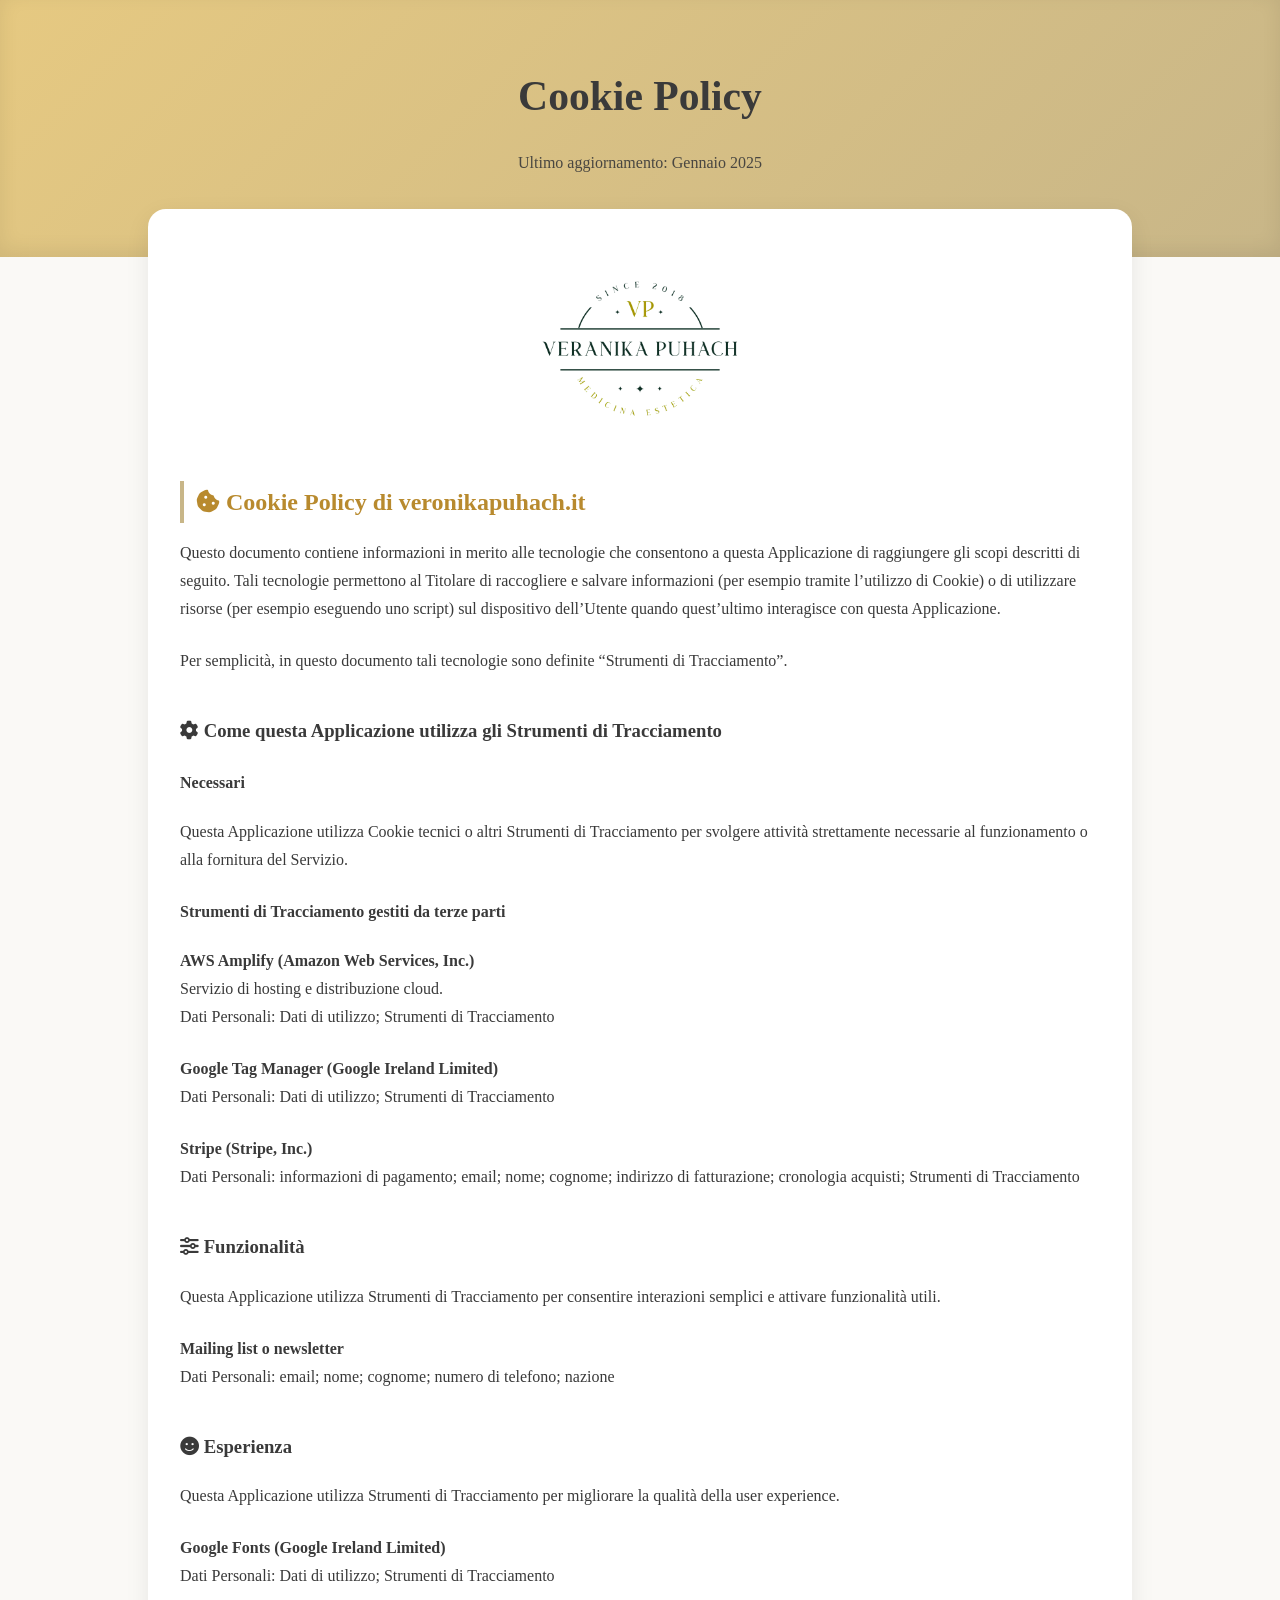
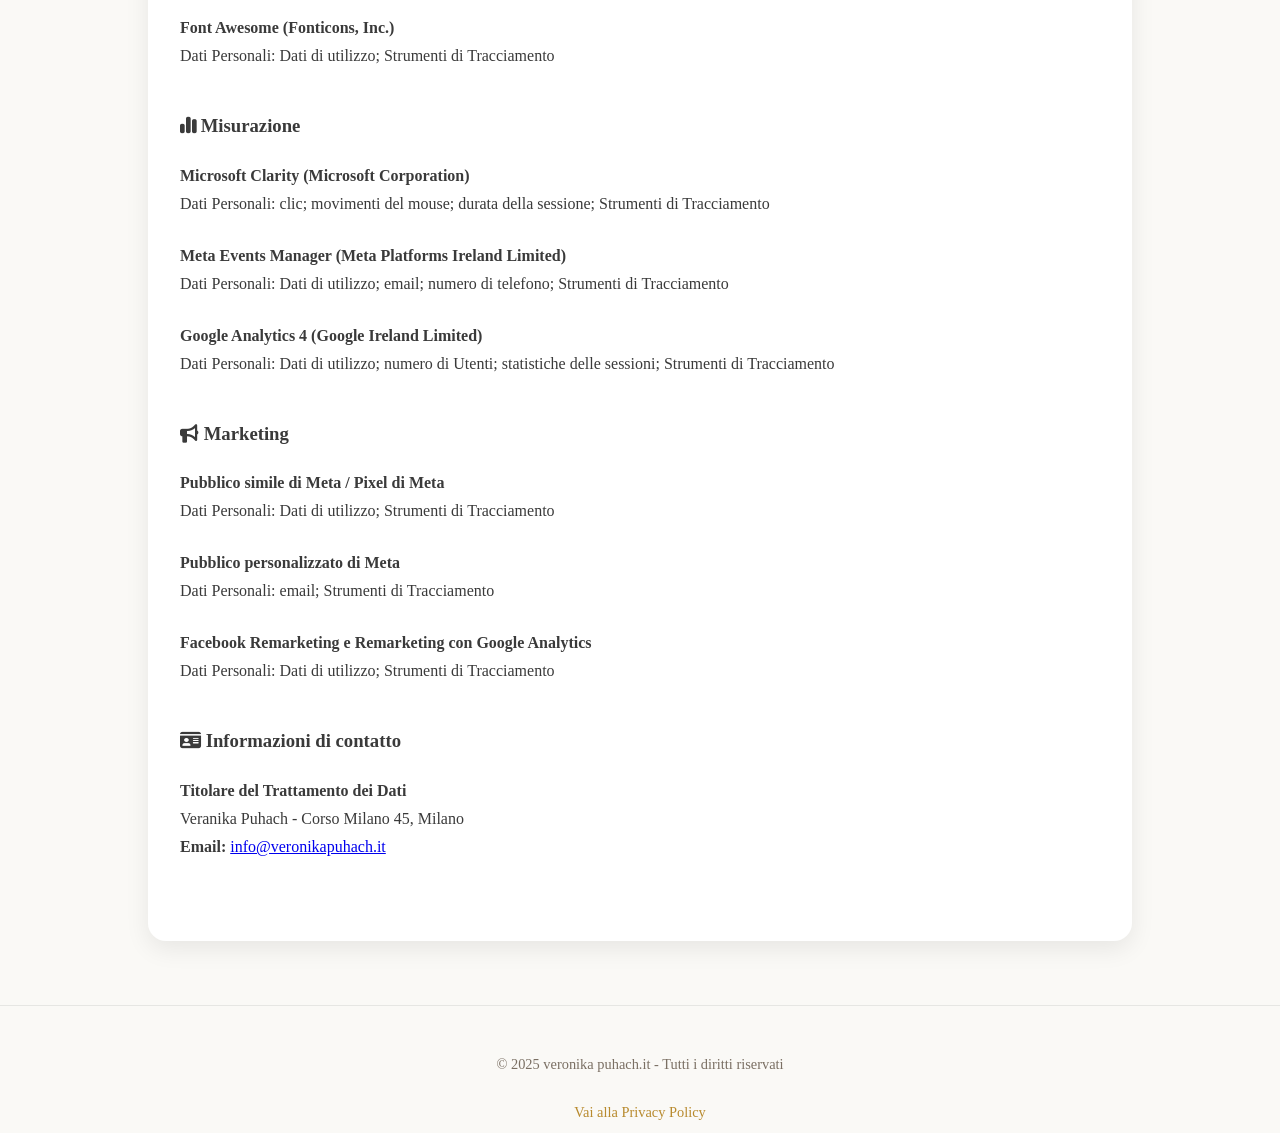
<file: cookies.html>
<!DOCTYPE html>
<html lang="it">
  <head>
    <meta charset="UTF-8" />
    <meta name="viewport" content="width=device-width, initial-scale=1.0" />
    <title>Cookie Policy - veronika puhach.it</title>
    <link rel="stylesheet" href="/assets/policy.css" />
    <!-- Font Awesome -->
    <link
      rel="stylesheet"
      href="https://cdnjs.cloudflare.com/ajax/libs/font-awesome/6.5.1/css/all.min.css"
    />
  </head>
  <body>
    <header class="policy-hero">
      <h1>Cookie Policy</h1>
      <p>Ultimo aggiornamento: Gennaio 2025</p>
    </header>

    <main class="policy-container">
      <section>
        <img
          src="/images/logo-transparent-hamb.png"
          alt="Logo veronika puhach.it"
          class="policy-logo"
        />
        <h2><i class="fa-solid fa-cookie-bite"></i> Cookie Policy di veronikapuhach.it</h2>
        <p>
          Questo documento contiene informazioni in merito alle tecnologie che
          consentono a questa Applicazione di raggiungere gli scopi descritti di seguito.
          Tali tecnologie permettono al Titolare di raccogliere e salvare informazioni
          (per esempio tramite l’utilizzo di Cookie) o di utilizzare risorse (per esempio
          eseguendo uno script) sul dispositivo dell’Utente quando quest’ultimo interagisce
          con questa Applicazione.
        </p>
        <p>
          Per semplicità, in questo documento tali tecnologie sono definite
          “Strumenti di Tracciamento”.
        </p>
      </section>

      <section>
        <h3><i class="fa-solid fa-gear"></i> Come questa Applicazione utilizza gli Strumenti di Tracciamento</h3>
        <h4>Necessari</h4>
        <p>
          Questa Applicazione utilizza Cookie tecnici o altri Strumenti di
          Tracciamento per svolgere attività strettamente necessarie al
          funzionamento o alla fornitura del Servizio.
        </p>

        <h4>Strumenti di Tracciamento gestiti da terze parti</h4>
        <p>
          <strong>AWS Amplify (Amazon Web Services, Inc.)</strong><br />
          Servizio di hosting e distribuzione cloud.<br />
          Dati Personali: Dati di utilizzo; Strumenti di Tracciamento
        </p>

        <p>
          <strong>Google Tag Manager (Google Ireland Limited)</strong><br />
          Dati Personali: Dati di utilizzo; Strumenti di Tracciamento
        </p>

        <p>
          <strong>Stripe (Stripe, Inc.)</strong><br />
          Dati Personali: informazioni di pagamento; email; nome; cognome;
          indirizzo di fatturazione; cronologia acquisti; Strumenti di Tracciamento
        </p>
      </section>

      <section>
        <h3><i class="fa-solid fa-sliders"></i> Funzionalità</h3>
        <p>
          Questa Applicazione utilizza Strumenti di Tracciamento per
          consentire interazioni semplici e attivare funzionalità utili.
        </p>
        <p>
          <strong>Mailing list o newsletter</strong><br />
          Dati Personali: email; nome; cognome; numero di telefono; nazione
        </p>
      </section>

      <section>
        <h3><i class="fa-solid fa-face-smile"></i> Esperienza</h3>
        <p>
          Questa Applicazione utilizza Strumenti di Tracciamento per
          migliorare la qualità della user experience.
        </p>
        <p>
          <strong>Google Fonts (Google Ireland Limited)</strong><br />
          Dati Personali: Dati di utilizzo; Strumenti di Tracciamento
        </p>
        <p>
          <strong>Font Awesome (Fonticons, Inc.)</strong><br />
          Dati Personali: Dati di utilizzo; Strumenti di Tracciamento
        </p>
      </section>

      <section>
        <h3><i class="fa-solid fa-chart-simple"></i> Misurazione</h3>
        <p>
          <strong>Microsoft Clarity (Microsoft Corporation)</strong><br />
          Dati Personali: clic; movimenti del mouse; durata della sessione; Strumenti di Tracciamento
        </p>
        <p>
          <strong>Meta Events Manager (Meta Platforms Ireland Limited)</strong><br />
          Dati Personali: Dati di utilizzo; email; numero di telefono; Strumenti di Tracciamento
        </p>
        <p>
          <strong>Google Analytics 4 (Google Ireland Limited)</strong><br />
          Dati Personali: Dati di utilizzo; numero di Utenti; statistiche delle sessioni; Strumenti di Tracciamento
        </p>
      </section>

      <section>
        <h3><i class="fa-solid fa-bullhorn"></i> Marketing</h3>
        <p>
          <strong>Pubblico simile di Meta / Pixel di Meta</strong><br />
          Dati Personali: Dati di utilizzo; Strumenti di Tracciamento
        </p>
        <p>
          <strong>Pubblico personalizzato di Meta</strong><br />
          Dati Personali: email; Strumenti di Tracciamento
        </p>
        <p>
          <strong>Facebook Remarketing e Remarketing con Google Analytics</strong><br />
          Dati Personali: Dati di utilizzo; Strumenti di Tracciamento
        </p>
      </section>

      <section>
        <h3><i class="fa-solid fa-id-card"></i> Informazioni di contatto</h3>
        <p>
          <strong>Titolare del Trattamento dei Dati</strong><br />
          Veranika Puhach - Corso Milano 45, Milano<br />
          <strong>Email:</strong> <a href="mailto:info@veronikapuhach.it">info@veronikapuhach.it</a>
        </p>
      </section>
    </main>

    <footer class="policy-footer">
      <p>&copy; 2025 veronika puhach.it - Tutti i diritti riservati</p>
      <a href="/privacy.html">Vai alla Privacy Policy</a>
    </footer>
  </body>
</html>
</file>
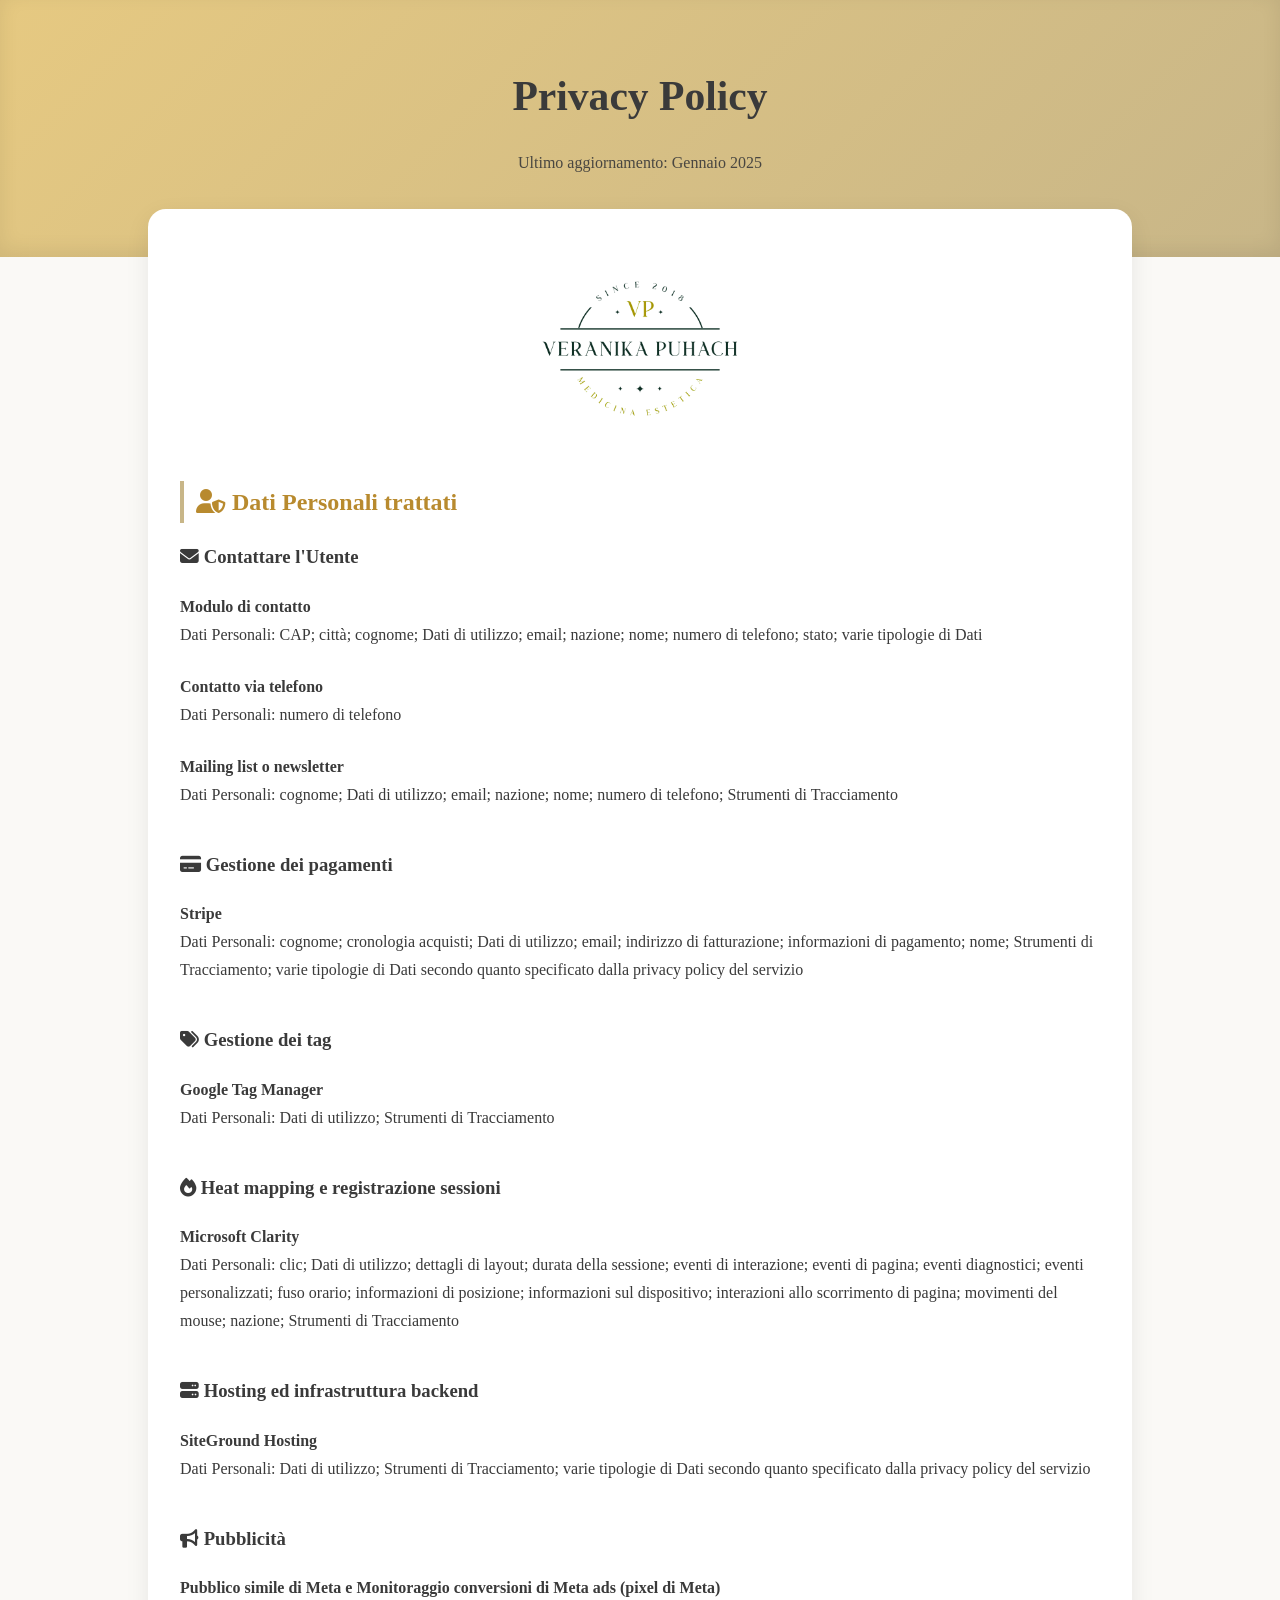
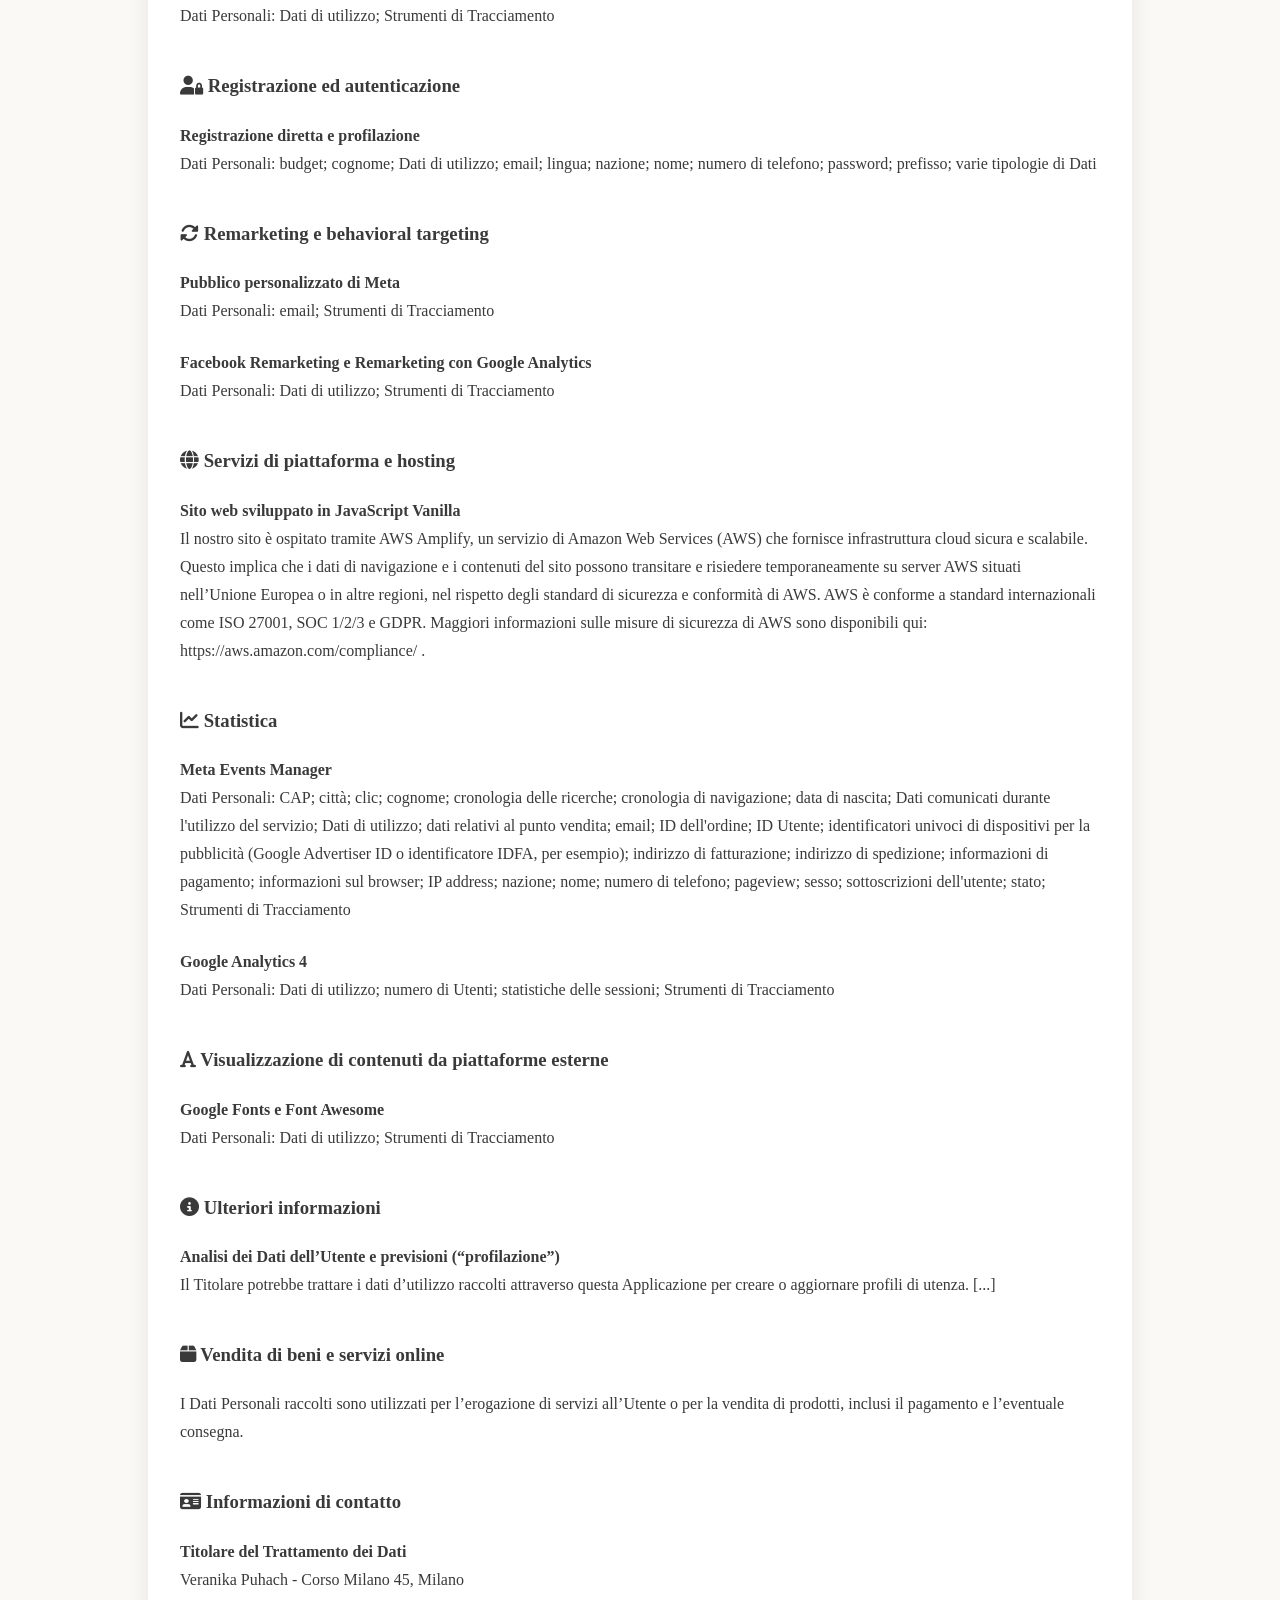
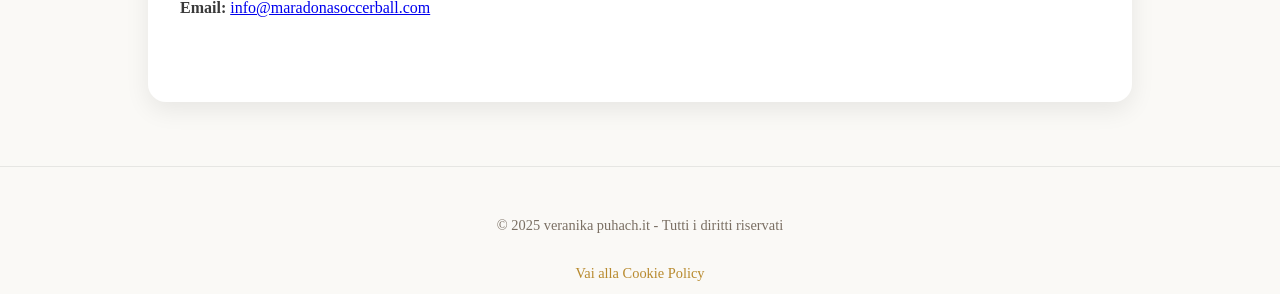
<file: privacy.html>
<!DOCTYPE html>
<html lang="it">
  <head>
    <meta charset="UTF-8" />
    <meta name="viewport" content="width=device-width, initial-scale=1.0" />
    <title>Privacy Policy - veranika puhach.it</title>
    <link rel="stylesheet" href="/assets/policy.css" />
    <!-- Font Awesome -->
    <link rel="stylesheet" href="https://cdnjs.cloudflare.com/ajax/libs/font-awesome/6.5.1/css/all.min.css" />
  </head>
  <body>
    <header class="policy-hero">
      <h1>Privacy Policy</h1>
      <p>Ultimo aggiornamento: Gennaio 2025</p>
    </header>

    <main class="policy-container">
      <section>
        <img src="/images/logo-transparent-hamb.png" alt="Logo veranika puhach.it" class="policy-logo" />
        <h2><i class="fa-solid fa-user-shield"></i> Dati Personali trattati</h2>
        <h3><i class="fa-solid fa-envelope"></i> Contattare l'Utente</h3>
        <p>
          <strong>Modulo di contatto</strong><br />
          Dati Personali: CAP; città; cognome; Dati di utilizzo; email; nazione; nome; numero di telefono; stato; varie
          tipologie di Dati
        </p>

        <p>
          <strong>Contatto via telefono</strong><br />
          Dati Personali: numero di telefono
        </p>

        <p>
          <strong>Mailing list o newsletter</strong><br />
          Dati Personali: cognome; Dati di utilizzo; email; nazione; nome; numero di telefono; Strumenti di Tracciamento
        </p>
      </section>

      <section>
        <h3><i class="fa-solid fa-credit-card"></i> Gestione dei pagamenti</h3>
        <p>
          <strong>Stripe</strong><br />
          Dati Personali: cognome; cronologia acquisti; Dati di utilizzo; email; indirizzo di fatturazione; informazioni
          di pagamento; nome; Strumenti di Tracciamento; varie tipologie di Dati secondo quanto specificato dalla
          privacy policy del servizio
        </p>
      </section>

      <section>
        <h3><i class="fa-solid fa-tags"></i> Gestione dei tag</h3>
        <p>
          <strong>Google Tag Manager</strong><br />
          Dati Personali: Dati di utilizzo; Strumenti di Tracciamento
        </p>
      </section>

      <section>
        <h3><i class="fa-solid fa-fire"></i> Heat mapping e registrazione sessioni</h3>
        <p>
          <strong>Microsoft Clarity</strong><br />
          Dati Personali: clic; Dati di utilizzo; dettagli di layout; durata della sessione; eventi di interazione;
          eventi di pagina; eventi diagnostici; eventi personalizzati; fuso orario; informazioni di posizione;
          informazioni sul dispositivo; interazioni allo scorrimento di pagina; movimenti del mouse; nazione; Strumenti
          di Tracciamento
        </p>
      </section>

      <section>
        <h3><i class="fa-solid fa-server"></i> Hosting ed infrastruttura backend</h3>
        <p>
          <strong>SiteGround Hosting</strong><br />
          Dati Personali: Dati di utilizzo; Strumenti di Tracciamento; varie tipologie di Dati secondo quanto
          specificato dalla privacy policy del servizio
        </p>
      </section>

      <section>
        <h3><i class="fa-solid fa-bullhorn"></i> Pubblicità</h3>
        <p>
          <strong>Pubblico simile di Meta e Monitoraggio conversioni di Meta ads (pixel di Meta)</strong><br />
          Dati Personali: Dati di utilizzo; Strumenti di Tracciamento
        </p>
      </section>

      <section>
        <h3><i class="fa-solid fa-user-lock"></i> Registrazione ed autenticazione</h3>
        <p>
          <strong>Registrazione diretta e profilazione</strong><br />
          Dati Personali: budget; cognome; Dati di utilizzo; email; lingua; nazione; nome; numero di telefono; password;
          prefisso; varie tipologie di Dati
        </p>
      </section>

      <section>
        <h3><i class="fa-solid fa-rotate"></i> Remarketing e behavioral targeting</h3>
        <p>
          <strong>Pubblico personalizzato di Meta</strong><br />
          Dati Personali: email; Strumenti di Tracciamento
        </p>
        <p>
          <strong>Facebook Remarketing e Remarketing con Google Analytics</strong><br />
          Dati Personali: Dati di utilizzo; Strumenti di Tracciamento
        </p>
      </section>

      <section>
        <h3><i class="fa-solid fa-globe"></i> Servizi di piattaforma e hosting</h3>
        <p>
          <strong>Sito web sviluppato in JavaScript Vanilla</strong><br />
          Il nostro sito è ospitato tramite AWS Amplify, un servizio di Amazon Web Services (AWS) che fornisce
          infrastruttura cloud sicura e scalabile. Questo implica che i dati di navigazione e i contenuti del sito
          possono transitare e risiedere temporaneamente su server AWS situati nell’Unione Europea o in altre regioni,
          nel rispetto degli standard di sicurezza e conformità di AWS. AWS è conforme a standard internazionali come
          ISO 27001, SOC 1/2/3 e GDPR. Maggiori informazioni sulle misure di sicurezza di AWS sono disponibili qui:
          https://aws.amazon.com/compliance/ .
        </p>
      </section>
      <section>
        <h3><i class="fa-solid fa-chart-line"></i> Statistica</h3>
        <p>
          <strong>Meta Events Manager</strong><br />
          Dati Personali: CAP; città; clic; cognome; cronologia delle ricerche; cronologia di navigazione; data di
          nascita; Dati comunicati durante l'utilizzo del servizio; Dati di utilizzo; dati relativi al punto vendita;
          email; ID dell'ordine; ID Utente; identificatori univoci di dispositivi per la pubblicità (Google Advertiser
          ID o identificatore IDFA, per esempio); indirizzo di fatturazione; indirizzo di spedizione; informazioni di
          pagamento; informazioni sul browser; IP address; nazione; nome; numero di telefono; pageview; sesso;
          sottoscrizioni dell'utente; stato; Strumenti di Tracciamento
        </p>

        <p>
          <strong>Google Analytics 4</strong><br />
          Dati Personali: Dati di utilizzo; numero di Utenti; statistiche delle sessioni; Strumenti di Tracciamento
        </p>
      </section>

      <section>
        <h3><i class="fa-solid fa-font"></i> Visualizzazione di contenuti da piattaforme esterne</h3>
        <p>
          <strong>Google Fonts e Font Awesome</strong><br />
          Dati Personali: Dati di utilizzo; Strumenti di Tracciamento
        </p>
      </section>

      <section>
        <h3><i class="fa-solid fa-circle-info"></i> Ulteriori informazioni</h3>
        <p>
          <strong>Analisi dei Dati dell’Utente e previsioni (“profilazione”)</strong><br />
          Il Titolare potrebbe trattare i dati d’utilizzo raccolti attraverso questa Applicazione per creare o
          aggiornare profili di utenza. [...]
        </p>
      </section>

      <section>
        <h3><i class="fa-solid fa-box"></i> Vendita di beni e servizi online</h3>
        <p>
          I Dati Personali raccolti sono utilizzati per l’erogazione di servizi all’Utente o per la vendita di prodotti,
          inclusi il pagamento e l’eventuale consegna.
        </p>
      </section>

      <section>
        <h3><i class="fa-solid fa-id-card"></i> Informazioni di contatto</h3>
        <p>
          <strong>Titolare del Trattamento dei Dati</strong><br />
          Veranika Puhach - Corso Milano 45, Milano<br />
          <strong>Email:</strong> <a href="mailto: info@veronikapuhach.it">info@maradonasoccerball.com</a>
        </p>
      </section>
    </main>

    <footer class="policy-footer">
      <p>&copy; 2025 veranika puhach.it - Tutti i diritti riservati</p>
      <a href="/cookies-policy.html">Vai alla Cookie Policy</a>
    </footer>
  </body>
</html>
</file>
<file: assets/policy.css>
:root {
  --bg: #faf9f6;
  --fg: #3a3a3a;
  --muted: #7a6f63;
  --accent: #c8b688;
  --accent-strong: #b88a2e;
  --accent-bright: #e6c981;
  --white: #fff;
}

body {
  margin: 0;
  font-family: "Georgia", "Inter", serif;
  background: var(--bg);
  color: var(--fg);
  line-height: 1.75;
  font-size: 1rem;
}

/* Hero header */
.policy-hero {
  background: linear-gradient(135deg, var(--accent-bright), var(--accent));
  color: var;
  padding: 2rem 1rem 4rem;
  text-align: center;
  box-shadow: inset 0 -6px 20px rgba(0,0,0,0.08);
}

.policy-hero h1 {
  font-size: 2.6rem;
  font-weight: 700;
  margin-bottom: 0.3rem;
}

.policy-hero p {
  font-size: 1rem;
  opacity: 0.9;
}

/* Content */
.policy-container {
  max-width: 920px;
  margin: -3rem auto 4rem;
  padding: 2.5rem 2rem;
  background: var(--white);
  border-radius: 18px;
  box-shadow: 0 8px 24px rgba(0,0,0,0.08);
}

.policy-container section {
  margin-bottom: 2.5rem;
}

.policy-container h2 {
  font-size: 1.5rem;
  color: var(--accent-strong);
  margin-bottom: 1rem;
  border-left: 4px solid var(--accent);
  padding-left: 0.75rem;
}

.policy-container p {
  margin-bottom: 1.5rem;
}

.policy-container ul {
  margin: 1rem 0 1.5rem;
  padding-left: 1.5rem;
}

.policy-container li {
  margin-bottom: 0.75rem;
}

/* Elegant blockquote for emphasis */
.policy-container blockquote {
  margin: 1.5rem 0;
  padding: 1rem 1.25rem;
  background: var(--accent-bright);
  border-left: 5px solid var(--accent-strong);
  font-style: italic;
  color: #2b2417;
  border-radius: 6px;
}

/* Footer */
.policy-footer {
  text-align: center;
  font-size: 0.9rem;
  color: var(--muted);
  margin-top: 2rem;
  padding-top: 2rem;
  border-top: 1px solid rgba(0,0,0,0.08);
}

.policy-footer a {
  display: inline-block;
  margin: 0.5rem 0.75rem;
  color: var(--accent-strong);
  text-decoration: none;
  font-weight: 500;
}

.policy-footer a:hover {
  text-decoration: underline;
}

/* Responsive */
@media (max-width: 600px) {
  .policy-hero {
    padding: 2rem 1rem 2.5rem;
  }
  .policy-hero h1 {
    font-size: 2rem;
  }
  .policy-container {
    margin: -2rem auto 2rem;
    padding: 1.5rem 1rem;
    border-radius: 12px;
  }
}

.policy-logo {
  max-height: 200px;
  display: block;       /* lo rende un elemento a blocco */
  margin: 0 auto 2rem;  /* auto per centrarlo orizzontalmente, 2rem sotto per distacco */
}
</file>
